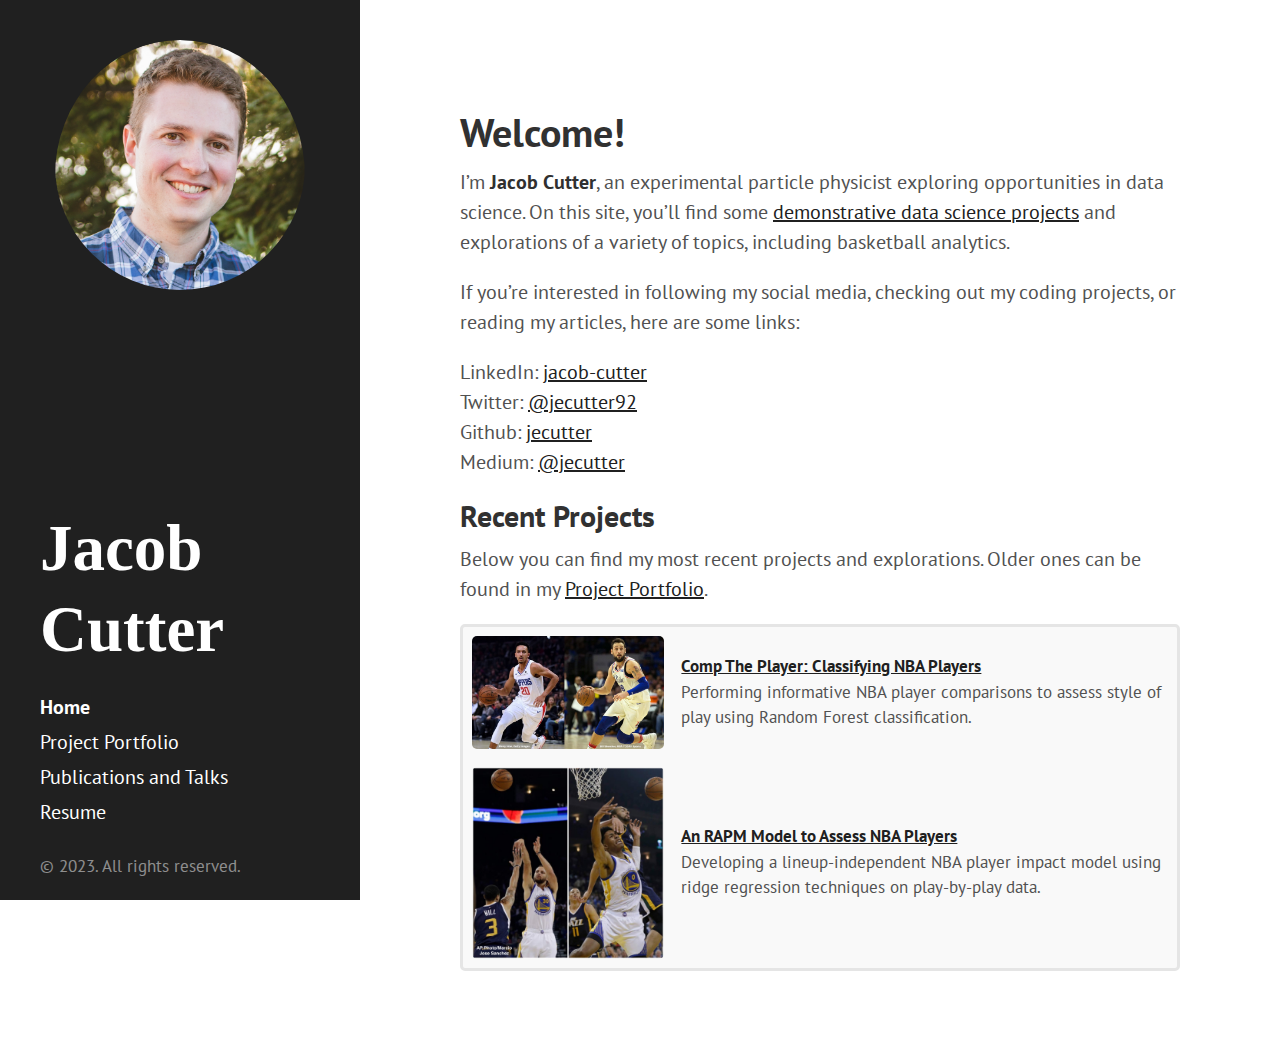
<file: index.html>
<!DOCTYPE html> <html lang="en"> <head> <meta charset="UTF-8"> <!-- Enable responsiveness on mobile devices--> <meta name="viewport" content="width=device-width, initial-scale=1.0"> <!-- CSS --> <link rel="stylesheet" href="/assets/css/main.css"> <!-- Icons --> <!-- <link rel="apple-touch-icon-precomposed" sizes="144x144" href="/public/apple-touch-icon-144-precomposed.png"> --> <!-- <link rel="shortcut icon" href="/public/favicon.ico"> --> <link rel="shortcut icon" href="/favicon.ico?"> <!-- RSS (well, actually Atom) --> <link type="application/atom+xml" rel="alternate" href="https://jecutter.github.io/feed.xml" title="Jacob Cutter" /> <!-- Twitter Card and OpenGraph Tags --> <!-- Begin Jekyll SEO tag v2.6.1 --> <title>Home | Jacob Cutter</title> <meta name="generator" content="Jekyll v3.8.5" /> <meta property="og:title" content="Home" /> <meta name="author" content="Jacob Cutter" /> <meta property="og:locale" content="en_US" /> <meta name="description" content="Home page for Jacob Cutter." /> <meta property="og:description" content="Home page for Jacob Cutter." /> <link rel="canonical" href="https://jecutter.github.io/" /> <meta property="og:url" content="https://jecutter.github.io/" /> <meta property="og:site_name" content="Jacob Cutter" /> <meta property="og:image" content="https://jecutter.github.io/files/Cutter-6690_cropped.jpg" /> <meta name="twitter:card" content="summary" /> <meta property="twitter:image" content="https://jecutter.github.io/files/Cutter-6690_cropped.jpg" /> <meta property="twitter:title" content="Home" /> <meta name="twitter:site" content="@jecutter92" /> <meta name="twitter:creator" content="@jecutter92" /> <script type="application/ld+json"> {"author":{"@type":"Person","name":"Jacob Cutter"},"image":"https://jecutter.github.io/files/Cutter-6690_cropped.jpg","description":"Home page for Jacob Cutter.","headline":"Home","sameAs":["https://linkedin.com/in/jacob-cutter","https://github.com/jecutter","https://medium.com/@jecutter","https://twitter.com/jecutter92","https://www.facebook.com/jacobcutter"],"@type":"WebSite","url":"https://jecutter.github.io/","name":"Jacob Cutter","publisher":{"@type":"Organization","logo":{"@type":"ImageObject","url":"https://jecutter.github.io/files/Cutter-6690_cropped.jpg"},"name":"Jacob Cutter"},"@context":"https://schema.org"}</script> <!-- End Jekyll SEO tag --> <!-- Google Analytics --> <script> window.ga=window.ga||function(){(ga.q=ga.q||[]).push(arguments)};ga.l=+new Date; ga('create', 'UA-162130749-1', 'auto'); ga('send', 'pageview'); </script> <script async src='https://www.google-analytics.com/analytics.js'></script> </head> <body class="themed"> <aside role="complementary" class="sidebar"> <div class="sidebar-portrait"> <img src="/files/Cutter-6690_cropped.jpg" alt="Portrait of Jacob Cutter"/> </div> <div class="container sidebar-sticky"> <div class="sidebar-about"> <div class="site-title"> <a href="/" title="Home">Jacob Cutter</a> </div> <p class="lead"></p> </div> <nav role="navigation" class="sidebar-nav"> <a class="sidebar-nav-item active" href="/">Home</a> <a class="sidebar-nav-item" href="/blog/">Project Portfolio</a> <a class="sidebar-nav-item" href="/papers/">Publications and Talks</a> <!-- Adding a link to my resume --> <!-- <a class="sidebar-nav-item" href="/files/jacob_cutter_resume_3_13_2020.pdf">Resume</a> --> <!-- <a class="sidebar-nav-item" href="/files/jacob_cutter_resume_6_11_2020.pdf">Resume</a> --> <!-- <a class="sidebar-nav-item" href="/files/Jacob_Cutter_Resume_9_11_2020.pdf">Resume</a> --> <!-- <a class="sidebar-nav-item" href="/files/Jacob_Cutter_Resume_3_18_2021.pdf">Resume</a> --> <!-- <a class="sidebar-nav-item" href="/files/Jacob_Cutter_Resume_2_15_2022.pdf">Resume</a> --> <!-- <a class="sidebar-nav-item" href="/files/Jacob_Cutter_Resume_12_2_2022.pdf">Resume</a> --> <a class="sidebar-nav-item" href="/files/Jacob_Cutter_Resume_2_24_2023.pdf">Resume</a> </nav> <small> <!-- &copy; <time datetime="2015-12-31T16:00:00-08:00">2016</time>–<time datetime="2023-02-24T20:46:54-08:00">2023</time>. All rights reserved. --> &copy; 2023. All rights reserved. <br> <!-- <a class="legal" href="/privacy-policy/">Privacy Policy</a> --> </small> </div> </aside> <main role="main" class="content container"> <h1 id="welcome">Welcome!</h1> <p>I’m <strong>Jacob Cutter</strong>, an experimental particle physicist exploring opportunities in data science. On this site, you’ll find some <a href="/blog/">demonstrative data science projects</a> and explorations of a variety of topics, including basketball analytics.</p> <p>If you’re interested in following my social media, checking out my coding projects, or reading my articles, here are some links:</p> <p>LinkedIn: <a href="https://linkedin.com/in/jacob-cutter">jacob-cutter</a> <br /> Twitter: <a href="https://twitter.com/jecutter92">@jecutter92</a> <br /> Github: <a href="https://github.com/jecutter">jecutter</a> <br /> Medium: <a href="https://medium.com/@jecutter">@jecutter</a> <br /></p> <h2 id="recent-projects">Recent Projects</h2> <p>Below you can find my most recent projects and explorations. Older ones can be found in my <a href="/blog/">Project Portfolio</a>.</p> <div class="card-grid"> <div class="card-element card-image"> <a href="/blog/player-comp/"> <img src="/files/player_comp/imgonline-com-ua-twotoone-Xzq8ZtqJyh.jpg" alt="Default image for player comparison project. " /> </a> </div> <div class="card-element card-text"> <a href="/blog/player-comp/"> <strong>Comp The Player: Classifying NBA Players</strong> </a> <br /> Performing informative NBA player comparisons to assess style of play using Random Forest classification. </div> <div class="card-element card-image"> <a href="/blog/rapm-model/"> <img src="/files/rapm_model/steph_mccaw.jpg" alt="Default image for RAPM project. " /> </a> </div> <div class="card-element card-text"> <a href="/blog/rapm-model/"> <strong>An RAPM Model to Assess NBA Players</strong> </a> <br /> Developing a lineup-independent NBA player impact model using ridge regression techniques on play-by-play data. </div> </div> </main> <script> window.ga=window.ga||function(){(ga.q=ga.q||[]).push(arguments)};ga.l=+new Date; ga('create', 'UA-162130749-1', 'auto'); ga('send', 'pageview'); </script> <script async src='https://www.google-analytics.com/analytics.js'></script> </body> </html>
</file>
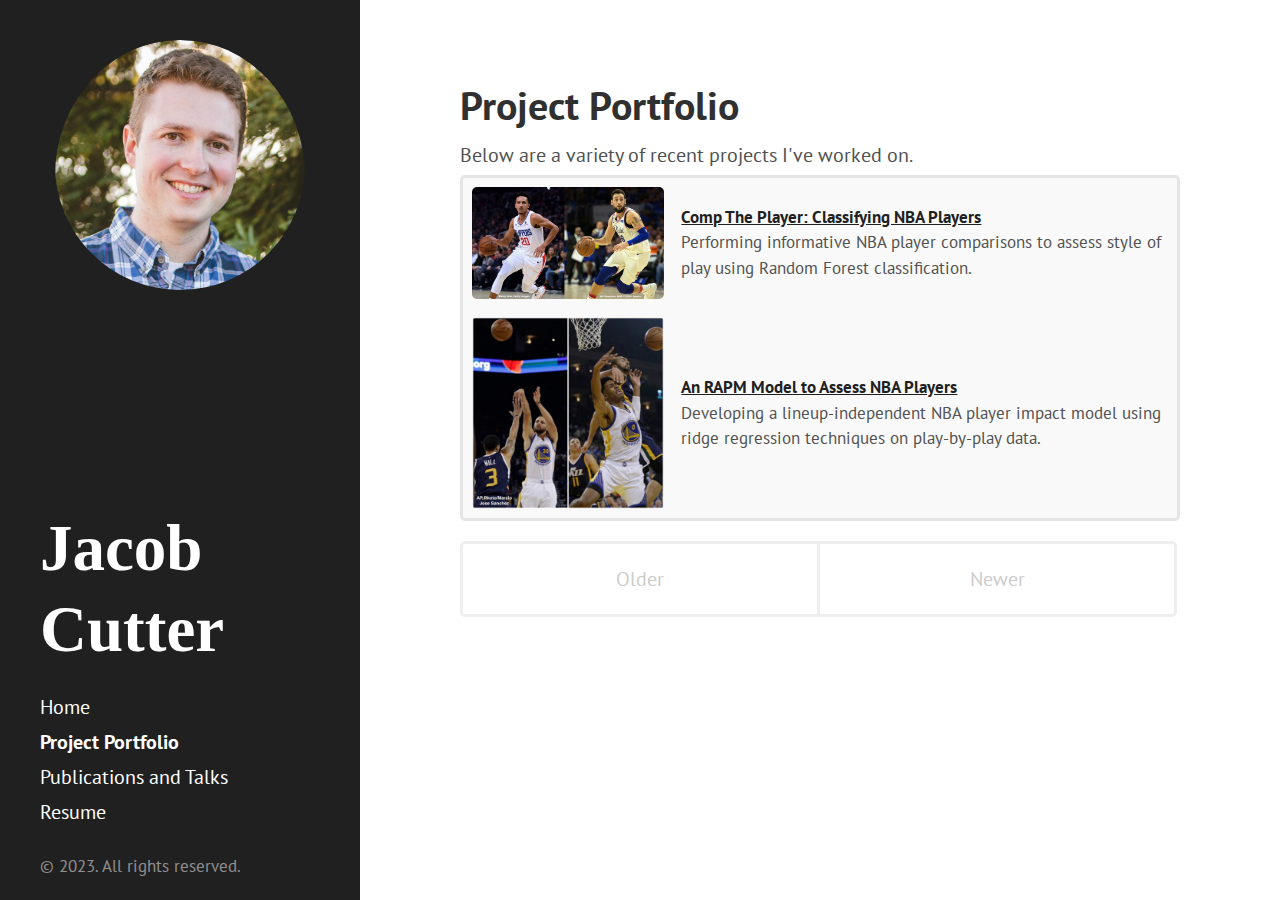
<file: blog/index.html>
<!DOCTYPE html> <html lang="en"> <head> <meta charset="UTF-8"> <!-- Enable responsiveness on mobile devices--> <meta name="viewport" content="width=device-width, initial-scale=1.0"> <!-- CSS --> <link rel="stylesheet" href="/assets/css/main.css"> <!-- Icons --> <!-- <link rel="apple-touch-icon-precomposed" sizes="144x144" href="/public/apple-touch-icon-144-precomposed.png"> --> <!-- <link rel="shortcut icon" href="/public/favicon.ico"> --> <link rel="shortcut icon" href="/favicon.ico?"> <!-- RSS (well, actually Atom) --> <link type="application/atom+xml" rel="alternate" href="https://jecutter.github.io/feed.xml" title="Jacob Cutter" /> <!-- Twitter Card and OpenGraph Tags --> <!-- Begin Jekyll SEO tag v2.6.1 --> <title>Project Portfolio | Jacob Cutter</title> <meta name="generator" content="Jekyll v3.8.5" /> <meta property="og:title" content="Project Portfolio" /> <meta name="author" content="Jacob Cutter" /> <meta property="og:locale" content="en_US" /> <meta name="description" content="Portfolio and side projects demonstrating some of my skills and interests." /> <meta property="og:description" content="Portfolio and side projects demonstrating some of my skills and interests." /> <link rel="canonical" href="https://jecutter.github.io/blog/" /> <meta property="og:url" content="https://jecutter.github.io/blog/" /> <meta property="og:site_name" content="Jacob Cutter" /> <meta property="og:image" content="https://jecutter.github.io/files/Cutter-6690_cropped.jpg" /> <meta name="twitter:card" content="summary" /> <meta property="twitter:image" content="https://jecutter.github.io/files/Cutter-6690_cropped.jpg" /> <meta property="twitter:title" content="Project Portfolio" /> <meta name="twitter:site" content="@jecutter92" /> <meta name="twitter:creator" content="@jecutter92" /> <script type="application/ld+json"> {"author":{"@type":"Person","name":"Jacob Cutter"},"image":"https://jecutter.github.io/files/Cutter-6690_cropped.jpg","description":"Portfolio and side projects demonstrating some of my skills and interests.","headline":"Project Portfolio","@type":"WebPage","url":"https://jecutter.github.io/blog/","publisher":{"@type":"Organization","logo":{"@type":"ImageObject","url":"https://jecutter.github.io/files/Cutter-6690_cropped.jpg"},"name":"Jacob Cutter"},"@context":"https://schema.org"}</script> <!-- End Jekyll SEO tag --> <!-- Google Analytics --> <script> window.ga=window.ga||function(){(ga.q=ga.q||[]).push(arguments)};ga.l=+new Date; ga('create', 'UA-162130749-1', 'auto'); ga('send', 'pageview'); </script> <script async src='https://www.google-analytics.com/analytics.js'></script> </head> <body class="themed"> <aside role="complementary" class="sidebar"> <div class="sidebar-portrait"> <img src="/files/Cutter-6690_cropped.jpg" alt="Portrait of Jacob Cutter"/> </div> <div class="container sidebar-sticky"> <div class="sidebar-about"> <div class="site-title"> <a href="/" title="Home">Jacob Cutter</a> </div> <p class="lead"></p> </div> <nav role="navigation" class="sidebar-nav"> <a class="sidebar-nav-item" href="/">Home</a> <a class="sidebar-nav-item active" href="/blog/">Project Portfolio</a> <a class="sidebar-nav-item" href="/papers/">Publications and Talks</a> <!-- Adding a link to my resume --> <!-- <a class="sidebar-nav-item" href="/files/jacob_cutter_resume_3_13_2020.pdf">Resume</a> --> <!-- <a class="sidebar-nav-item" href="/files/jacob_cutter_resume_6_11_2020.pdf">Resume</a> --> <!-- <a class="sidebar-nav-item" href="/files/Jacob_Cutter_Resume_9_11_2020.pdf">Resume</a> --> <!-- <a class="sidebar-nav-item" href="/files/Jacob_Cutter_Resume_3_18_2021.pdf">Resume</a> --> <!-- <a class="sidebar-nav-item" href="/files/Jacob_Cutter_Resume_2_15_2022.pdf">Resume</a> --> <!-- <a class="sidebar-nav-item" href="/files/Jacob_Cutter_Resume_12_2_2022.pdf">Resume</a> --> <a class="sidebar-nav-item" href="/files/Jacob_Cutter_Resume_2_24_2023.pdf">Resume</a> </nav> <small> <!-- &copy; <time datetime="2015-12-31T16:00:00-08:00">2016</time>–<time datetime="2023-02-24T20:46:54-08:00">2023</time>. All rights reserved. --> &copy; 2023. All rights reserved. <br> <!-- <a class="legal" href="/privacy-policy/">Privacy Policy</a> --> </small> </div> </aside> <main role="main" class="content container"> <article role="article" class="page"> <h1 class="page-title">Project Portfolio</h1> Below are a variety of recent projects I've worked on. <!-- Posts --> <div class="card-grid"> <div class="card-element card-image"> <a href="/blog/player-comp/"> <img src="/files/player_comp/imgonline-com-ua-twotoone-Xzq8ZtqJyh.jpg" alt="Article header image, used for decoration."> </a> </div> <div class="card-element card-text"> <a href="/blog/player-comp/"> <strong>Comp The Player: Classifying NBA Players</strong> </a> <br> Performing informative NBA player comparisons to assess style of play using Random Forest classification. </div> <div class="card-element card-image"> <a href="/blog/rapm-model/"> <img src="/files/rapm_model/steph_mccaw.jpg" alt="Article header image, used for decoration."> </a> </div> <div class="card-element card-text"> <a href="/blog/rapm-model/"> <strong>An RAPM Model to Assess NBA Players</strong> </a> <br> Developing a lineup-independent NBA player impact model using ridge regression techniques on play-by-play data. </div> </div> <!-- "Older" and "Newer" buttons --> <div class="pagination"> <span class="pagination-item older">Older</span> <span class="pagination-item newer">Newer</span> </div> </article> </main> <script> window.ga=window.ga||function(){(ga.q=ga.q||[]).push(arguments)};ga.l=+new Date; ga('create', 'UA-162130749-1', 'auto'); ga('send', 'pageview'); </script> <script async src='https://www.google-analytics.com/analytics.js'></script> </body> </html>
</file>
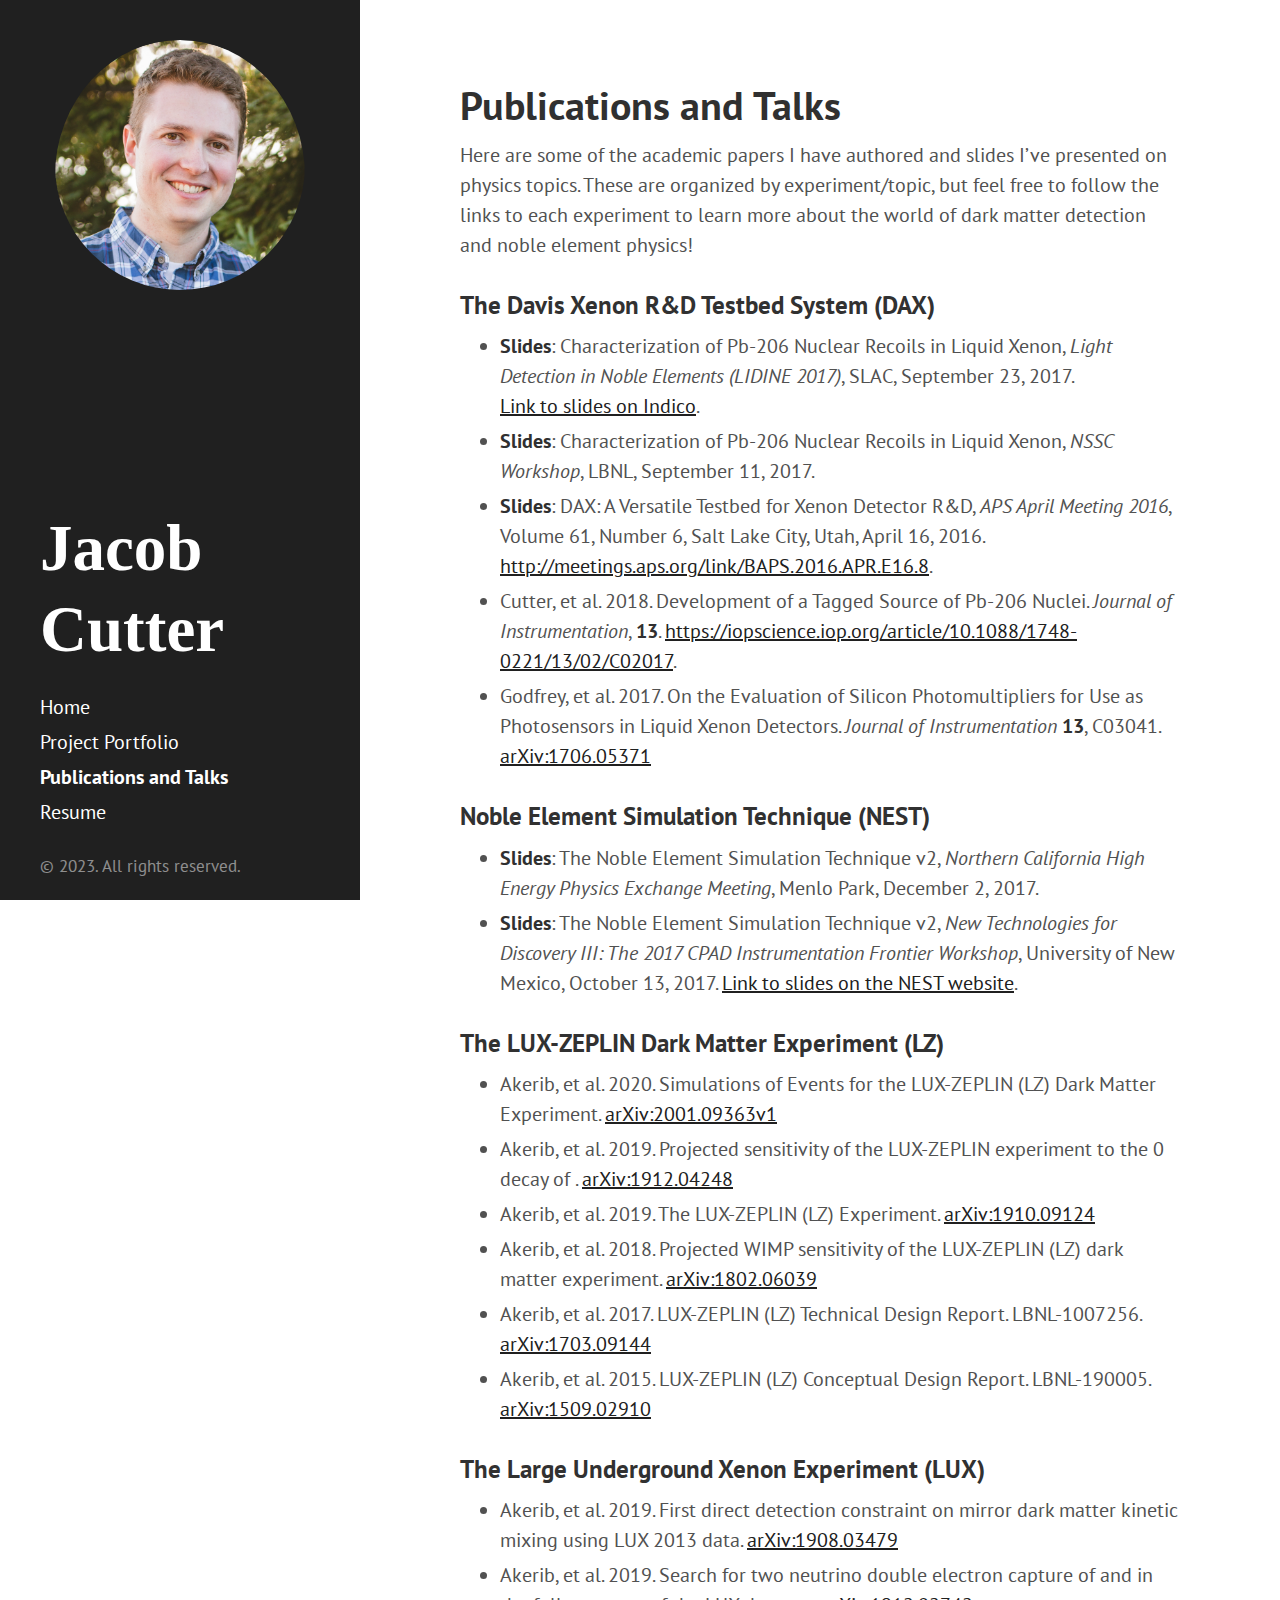
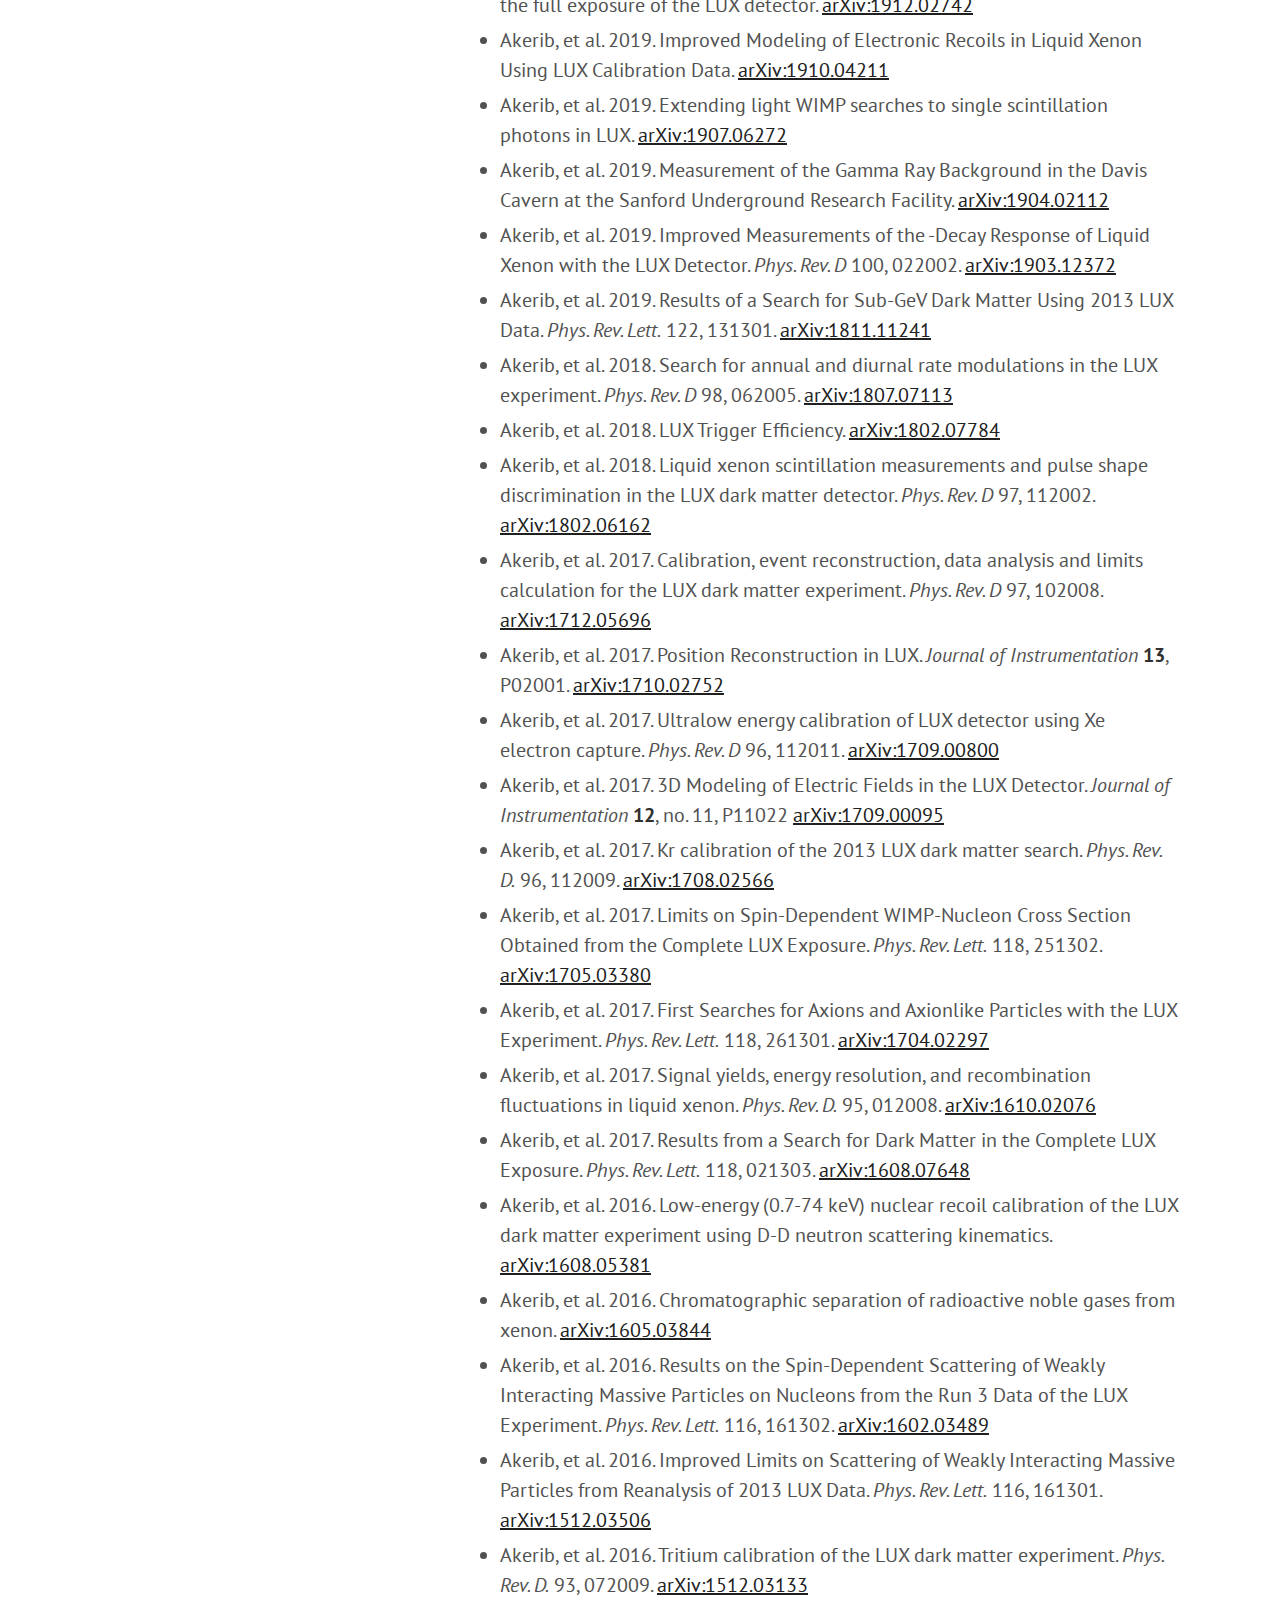
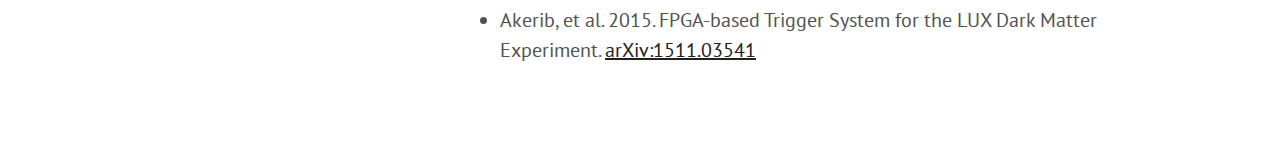
<file: papers/index.html>
<!DOCTYPE html> <html lang="en"> <head> <meta charset="UTF-8"> <!-- Enable responsiveness on mobile devices--> <meta name="viewport" content="width=device-width, initial-scale=1.0"> <!-- CSS --> <link rel="stylesheet" href="/assets/css/main.css"> <!-- Icons --> <!-- <link rel="apple-touch-icon-precomposed" sizes="144x144" href="/public/apple-touch-icon-144-precomposed.png"> --> <!-- <link rel="shortcut icon" href="/public/favicon.ico"> --> <link rel="shortcut icon" href="/favicon.ico?"> <!-- RSS (well, actually Atom) --> <link type="application/atom+xml" rel="alternate" href="https://jecutter.github.io/feed.xml" title="Jacob Cutter" /> <!-- Twitter Card and OpenGraph Tags --> <!-- Begin Jekyll SEO tag v2.6.1 --> <title>Publications and Talks | Jacob Cutter</title> <meta name="generator" content="Jekyll v3.8.5" /> <meta property="og:title" content="Publications and Talks" /> <meta name="author" content="Jacob Cutter" /> <meta property="og:locale" content="en_US" /> <meta name="description" content="Description" /> <meta property="og:description" content="Description" /> <link rel="canonical" href="https://jecutter.github.io/papers/" /> <meta property="og:url" content="https://jecutter.github.io/papers/" /> <meta property="og:site_name" content="Jacob Cutter" /> <meta property="og:image" content="https://jecutter.github.io/files/Cutter-6690_cropped.jpg" /> <meta name="twitter:card" content="summary" /> <meta property="twitter:image" content="https://jecutter.github.io/files/Cutter-6690_cropped.jpg" /> <meta property="twitter:title" content="Publications and Talks" /> <meta name="twitter:site" content="@jecutter92" /> <meta name="twitter:creator" content="@jecutter92" /> <script type="application/ld+json"> {"author":{"@type":"Person","name":"Jacob Cutter"},"image":"https://jecutter.github.io/files/Cutter-6690_cropped.jpg","description":"Description","headline":"Publications and Talks","@type":"WebPage","url":"https://jecutter.github.io/papers/","publisher":{"@type":"Organization","logo":{"@type":"ImageObject","url":"https://jecutter.github.io/files/Cutter-6690_cropped.jpg"},"name":"Jacob Cutter"},"@context":"https://schema.org"}</script> <!-- End Jekyll SEO tag --> <!-- Google Analytics --> <script> window.ga=window.ga||function(){(ga.q=ga.q||[]).push(arguments)};ga.l=+new Date; ga('create', 'UA-162130749-1', 'auto'); ga('send', 'pageview'); </script> <script async src='https://www.google-analytics.com/analytics.js'></script> <!-- MathJax --> <script type="text/javascript" src="https://cdn.mathjax.org/mathjax/latest/MathJax.js?config=TeX-AMS-MML_HTMLorMML"> </script> </head> <body class="themed"> <aside role="complementary" class="sidebar"> <div class="sidebar-portrait"> <img src="/files/Cutter-6690_cropped.jpg" alt="Portrait of Jacob Cutter"/> </div> <div class="container sidebar-sticky"> <div class="sidebar-about"> <div class="site-title"> <a href="/" title="Home">Jacob Cutter</a> </div> <p class="lead"></p> </div> <nav role="navigation" class="sidebar-nav"> <a class="sidebar-nav-item" href="/">Home</a> <a class="sidebar-nav-item" href="/blog/">Project Portfolio</a> <a class="sidebar-nav-item active" href="/papers/">Publications and Talks</a> <!-- Adding a link to my resume --> <!-- <a class="sidebar-nav-item" href="/files/jacob_cutter_resume_3_13_2020.pdf">Resume</a> --> <!-- <a class="sidebar-nav-item" href="/files/jacob_cutter_resume_6_11_2020.pdf">Resume</a> --> <!-- <a class="sidebar-nav-item" href="/files/Jacob_Cutter_Resume_9_11_2020.pdf">Resume</a> --> <!-- <a class="sidebar-nav-item" href="/files/Jacob_Cutter_Resume_3_18_2021.pdf">Resume</a> --> <!-- <a class="sidebar-nav-item" href="/files/Jacob_Cutter_Resume_2_15_2022.pdf">Resume</a> --> <!-- <a class="sidebar-nav-item" href="/files/Jacob_Cutter_Resume_12_2_2022.pdf">Resume</a> --> <a class="sidebar-nav-item" href="/files/Jacob_Cutter_Resume_2_24_2023.pdf">Resume</a> </nav> <small> <!-- &copy; <time datetime="2015-12-31T16:00:00-08:00">2016</time>–<time datetime="2023-02-24T20:46:54-08:00">2023</time>. All rights reserved. --> &copy; 2023. All rights reserved. <br> <!-- <a class="legal" href="/privacy-policy/">Privacy Policy</a> --> </small> </div> </aside> <main role="main" class="content container"> <article role="article" class="page"> <h1 class="page-title">Publications and Talks</h1> <p>Here are some of the academic papers I have authored and slides I’ve presented on physics topics. These are organized by experiment/topic, but feel free to follow the links to each experiment to learn more about the world of dark matter detection and noble element physics!</p> <h3 id="the-davis-xenon-rd-testbed-system-dax">The Davis Xenon R&amp;D Testbed System (DAX)</h3> <ul> <li><strong>Slides</strong>: Characterization of Pb-206 Nuclear Recoils in Liquid Xenon, <em>Light Detection in Noble Elements (LIDINE 2017)</em>, SLAC, September 23, 2017.<br /> <a href="https://indico.physics.lbl.gov/indico/event/545/contributions/1205/attachments/1132/1262/cutter_lidine_2017.pdf">Link to slides on Indico</a>.</li> <li><strong>Slides</strong>: Characterization of Pb-206 Nuclear Recoils in Liquid Xenon, <em>NSSC Workshop</em>, LBNL, September 11, 2017.</li> <li><strong>Slides</strong>: DAX: A Versatile Testbed for Xenon Detector R&amp;D, <em>APS April Meeting 2016</em>, Volume 61, Number 6, Salt Lake City, Utah, April 16, 2016. <a href="http://meetings.aps.org/link/BAPS.2016.APR.E16.8">http://meetings.aps.org/link/BAPS.2016.APR.E16.8</a>.</li> <li>Cutter, et al. 2018. Development of a Tagged Source of Pb-206 Nuclei. <em>Journal of Instrumentation</em>, <strong>13</strong>. <a href="https://iopscience.iop.org/article/10.1088/1748-0221/13/02/C02017">https://iopscience.iop.org/article/10.1088/1748-0221/13/02/C02017</a>.</li> <li>Godfrey, et al. 2017. On the Evaluation of Silicon Photomultipliers for Use as Photosensors in Liquid Xenon Detectors. <em>Journal of Instrumentation</em> <strong>13</strong>, C03041. <a href="https://arxiv.org/abs/1706.05371">arXiv:1706.05371</a></li> </ul> <h3 id="noble-element-simulation-technique-nest">Noble Element Simulation Technique (NEST)</h3> <ul> <li><strong>Slides</strong>: The Noble Element Simulation Technique v2, <em>Northern California High Energy Physics Exchange Meeting</em>, Menlo Park, December 2, 2017.</li> <li><strong>Slides</strong>: The Noble Element Simulation Technique v2, <em>New Technologies for Discovery III: The 2017 CPAD Instrumentation Frontier Workshop</em>, University of New Mexico, October 13, 2017. <a href="http://nest.physics.ucdavis.edu/application/files/5015/3306/7234/cutter_nest_cpad_2017_v4.pdf">Link to slides on the NEST website</a>.</li> </ul> <h3 id="the-lux-zeplin-dark-matter-experiment-lz">The LUX-ZEPLIN Dark Matter Experiment (LZ)</h3> <ul> <li>Akerib, et al. 2020. Simulations of Events for the LUX-ZEPLIN (LZ) Dark Matter Experiment. <a href="https://arxiv.org/abs/2001.09363">arXiv:2001.09363v1</a></li> <li>Akerib, et al. 2019. Projected sensitivity of the LUX-ZEPLIN experiment to the 0<script type="math/tex">\nu\beta\beta</script> decay of <script type="math/tex">^{136}Xe</script>. <a href="https://arxiv.org/abs/1912.04248">arXiv:1912.04248</a></li> <li>Akerib, et al. 2019. The LUX-ZEPLIN (LZ) Experiment. <a href="https://arxiv.org/abs/1910.09124">arXiv:1910.09124</a></li> <li>Akerib, et al. 2018. Projected WIMP sensitivity of the LUX-ZEPLIN (LZ) dark matter experiment. <a href="https://arxiv.org/abs/1802.06039">arXiv:1802.06039</a></li> <li>Akerib, et al. 2017. LUX-ZEPLIN (LZ) Technical Design Report. LBNL-1007256. <a href="https://arxiv.org/abs/1703.09144">arXiv:1703.09144</a></li> <li>Akerib, et al. 2015. LUX-ZEPLIN (LZ) Conceptual Design Report. LBNL-190005. <a href="https://arxiv.org/abs/1509.02910">arXiv:1509.02910</a></li> </ul> <h3 id="the-large-underground-xenon-experiment-lux">The Large Underground Xenon Experiment (LUX)</h3> <ul> <li>Akerib, et al. 2019. First direct detection constraint on mirror dark matter kinetic mixing using LUX 2013 data. <a href="https://arxiv.org/abs/1908.03479">arXiv:1908.03479</a></li> <li>Akerib, et al. 2019. Search for two neutrino double electron capture of <script type="math/tex">^{124}Xe</script> and <script type="math/tex">^{126}Xe</script> in the full exposure of the LUX detector. <a href="https://arxiv.org/abs/1912.02742">arXiv:1912.02742</a></li> <li>Akerib, et al. 2019. Improved Modeling of <script type="math/tex">\beta</script> Electronic Recoils in Liquid Xenon Using LUX Calibration Data. <a href="https://arxiv.org/abs/1910.04211">arXiv:1910.04211</a></li> <li>Akerib, et al. 2019. Extending light WIMP searches to single scintillation photons in LUX. <a href="https://arxiv.org/abs/1907.06272">arXiv:1907.06272</a></li> <li>Akerib, et al. 2019. Measurement of the Gamma Ray Background in the Davis Cavern at the Sanford Underground Research Facility. <a href="https://arxiv.org/abs/1904.02112">arXiv:1904.02112</a></li> <li>Akerib, et al. 2019. Improved Measurements of the <script type="math/tex">\beta</script>-Decay Response of Liquid Xenon with the LUX Detector. <em>Phys. Rev. D</em> 100, 022002. <a href="https://arxiv.org/abs/1903.12372">arXiv:1903.12372</a></li> <li>Akerib, et al. 2019. Results of a Search for Sub-GeV Dark Matter Using 2013 LUX Data. <em>Phys. Rev. Lett.</em> 122, 131301. <a href="https://arxiv.org/abs/1811.11241">arXiv:1811.11241</a></li> <li>Akerib, et al. 2018. Search for annual and diurnal rate modulations in the LUX experiment. <em>Phys. Rev. D</em> 98, 062005. <a href="https://arxiv.org/abs/1807.07113">arXiv:1807.07113</a></li> <li>Akerib, et al. 2018. LUX Trigger Efficiency. <a href="https://arxiv.org/abs/1802.07784">arXiv:1802.07784</a></li> <li>Akerib, et al. 2018. Liquid xenon scintillation measurements and pulse shape discrimination in the LUX dark matter detector. <em>Phys. Rev. D</em> 97, 112002. <a href="https://arxiv.org/abs/1802.06162">arXiv:1802.06162</a></li> <li>Akerib, et al. 2017. Calibration, event reconstruction, data analysis and limits calculation for the LUX dark matter experiment. <em>Phys. Rev. D</em> 97, 102008. <a href="https://arxiv.org/abs/1712.05696">arXiv:1712.05696</a></li> <li>Akerib, et al. 2017. Position Reconstruction in LUX. <em>Journal of Instrumentation</em> <strong>13</strong>, P02001. <a href="https://arxiv.org/abs/1710.02752">arXiv:1710.02752</a></li> <li>Akerib, et al. 2017. Ultralow energy calibration of LUX detector using <script type="math/tex">^{127}</script>Xe electron capture. <em>Phys. Rev. D</em> 96, 112011. <a href="https://arxiv.org/abs/1709.00800">arXiv:1709.00800</a></li> <li>Akerib, et al. 2017. 3D Modeling of Electric Fields in the LUX Detector. <em>Journal of Instrumentation</em> <strong>12</strong>, no. 11, P11022 <a href="https://arxiv.org/abs/1709.00095">arXiv:1709.00095</a></li> <li>Akerib, et al. 2017. <script type="math/tex">^{83m}</script>Kr calibration of the 2013 LUX dark matter search. <em>Phys. Rev. D.</em> 96, 112009. <a href="https://arxiv.org/abs/1708.02566">arXiv:1708.02566</a></li> <li>Akerib, et al. 2017. Limits on Spin-Dependent WIMP-Nucleon Cross Section Obtained from the Complete LUX Exposure. <em>Phys. Rev. Lett.</em> 118, 251302. <a href="https://arxiv.org/abs/1705.03380">arXiv:1705.03380</a></li> <li>Akerib, et al. 2017. First Searches for Axions and Axionlike Particles with the LUX Experiment. <em>Phys. Rev. Lett.</em> 118, 261301. <a href="https://arxiv.org/abs/1704.02297">arXiv:1704.02297</a></li> <li>Akerib, et al. 2017. Signal yields, energy resolution, and recombination fluctuations in liquid xenon. <em>Phys. Rev. D.</em> 95, 012008. <a href="https://arxiv.org/abs/1610.02076">arXiv:1610.02076</a></li> <li>Akerib, et al. 2017. Results from a Search for Dark Matter in the Complete LUX Exposure. <em>Phys. Rev. Lett.</em> 118, 021303. <a href="https://arxiv.org/abs/1608.07648">arXiv:1608.07648</a></li> <li>Akerib, et al. 2016. Low-energy (0.7-74 keV) nuclear recoil calibration of the LUX dark matter experiment using D-D neutron scattering kinematics. <a href="https://arxiv.org/abs/1608.05381">arXiv:1608.05381</a></li> <li>Akerib, et al. 2016. Chromatographic separation of radioactive noble gases from xenon. <a href="https://arxiv.org/abs/1605.03844">arXiv:1605.03844</a></li> <li>Akerib, et al. 2016. Results on the Spin-Dependent Scattering of Weakly Interacting Massive Particles on Nucleons from the Run 3 Data of the LUX Experiment. <em>Phys. Rev. Lett.</em> 116, 161302. <a href="https://arxiv.org/abs/1602.03489">arXiv:1602.03489</a></li> <li>Akerib, et al. 2016. Improved Limits on Scattering of Weakly Interacting Massive Particles from Reanalysis of 2013 LUX Data. <em>Phys. Rev. Lett.</em> 116, 161301. <a href="https://arxiv.org/abs/1512.03506">arXiv:1512.03506</a></li> <li>Akerib, et al. 2016. Tritium calibration of the LUX dark matter experiment. <em>Phys. Rev. D.</em> 93, 072009. <a href="https://arxiv.org/abs/1512.03133">arXiv:1512.03133</a></li> <li>Akerib, et al. 2015. FPGA-based Trigger System for the LUX Dark Matter Experiment. <a href="https://arxiv.org/abs/1511.03541">arXiv:1511.03541</a></li> </ul> </article> </main> <script> window.ga=window.ga||function(){(ga.q=ga.q||[]).push(arguments)};ga.l=+new Date; ga('create', 'UA-162130749-1', 'auto'); ga('send', 'pageview'); </script> <script async src='https://www.google-analytics.com/analytics.js'></script> </body> </html>
</file>
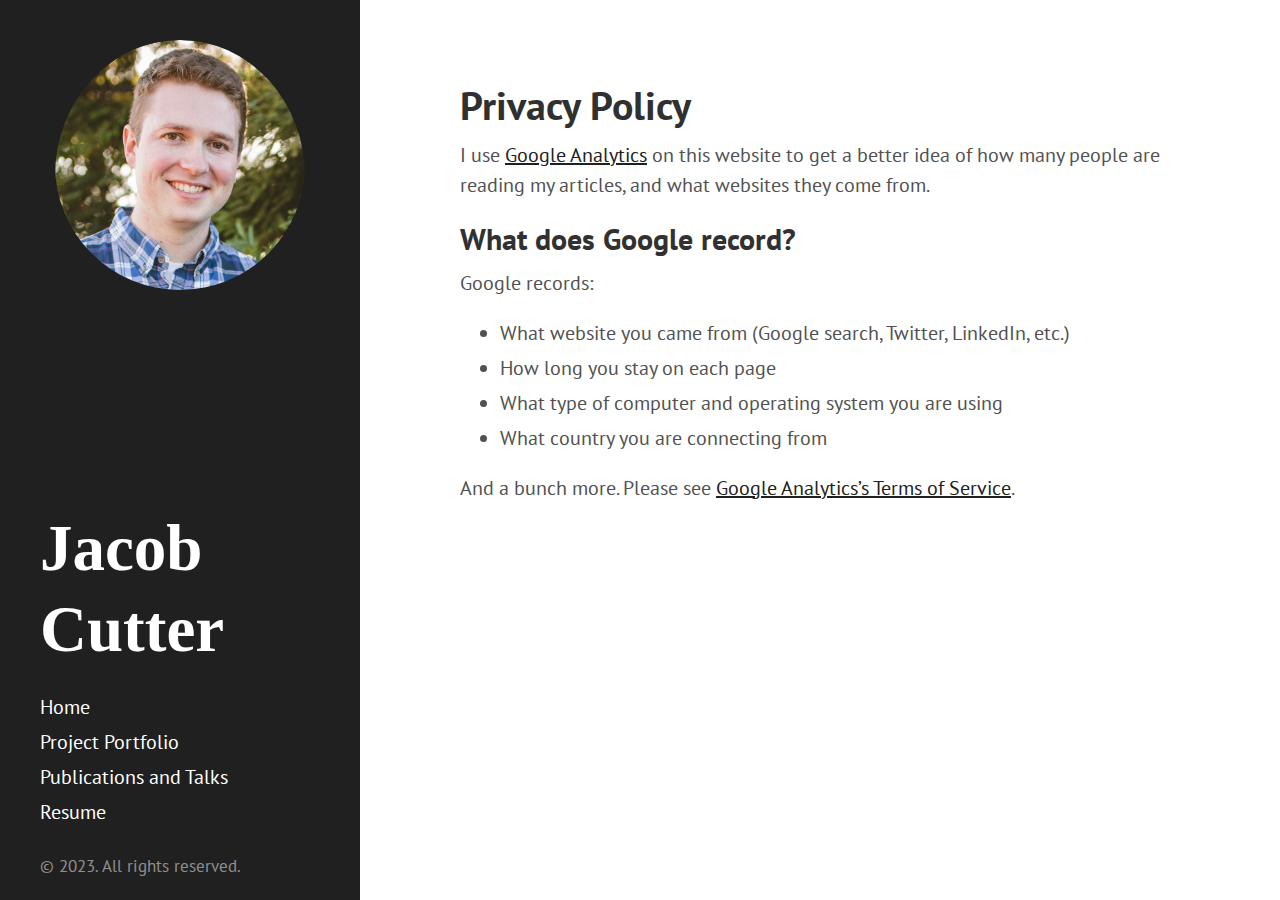
<file: privacy-policy/index.html>
<!DOCTYPE html> <html lang="en"> <head> <meta charset="UTF-8"> <!-- Enable responsiveness on mobile devices--> <meta name="viewport" content="width=device-width, initial-scale=1.0"> <!-- CSS --> <link rel="stylesheet" href="/assets/css/main.css"> <!-- Icons --> <!-- <link rel="apple-touch-icon-precomposed" sizes="144x144" href="/public/apple-touch-icon-144-precomposed.png"> --> <!-- <link rel="shortcut icon" href="/public/favicon.ico"> --> <link rel="shortcut icon" href="/favicon.ico?"> <!-- RSS (well, actually Atom) --> <link type="application/atom+xml" rel="alternate" href="https://jecutter.github.io/feed.xml" title="Jacob Cutter" /> <!-- Twitter Card and OpenGraph Tags --> <!-- Begin Jekyll SEO tag v2.6.1 --> <title>Privacy Policy | Jacob Cutter</title> <meta name="generator" content="Jekyll v3.8.5" /> <meta property="og:title" content="Privacy Policy" /> <meta name="author" content="Jacob Cutter" /> <meta property="og:locale" content="en_US" /> <meta name="description" content="The privacy policy for jecutter.github.io, detailing how the site uses Google Analytics." /> <meta property="og:description" content="The privacy policy for jecutter.github.io, detailing how the site uses Google Analytics." /> <link rel="canonical" href="https://jecutter.github.io/privacy-policy/" /> <meta property="og:url" content="https://jecutter.github.io/privacy-policy/" /> <meta property="og:site_name" content="Jacob Cutter" /> <meta property="og:image" content="https://jecutter.github.io/files/Cutter-6690_cropped.jpg" /> <meta name="twitter:card" content="summary" /> <meta property="twitter:image" content="https://jecutter.github.io/files/Cutter-6690_cropped.jpg" /> <meta property="twitter:title" content="Privacy Policy" /> <meta name="twitter:site" content="@jecutter92" /> <meta name="twitter:creator" content="@jecutter92" /> <script type="application/ld+json"> {"author":{"@type":"Person","name":"Jacob Cutter"},"image":"https://jecutter.github.io/files/Cutter-6690_cropped.jpg","description":"The privacy policy for jecutter.github.io, detailing how the site uses Google Analytics.","headline":"Privacy Policy","@type":"WebPage","url":"https://jecutter.github.io/privacy-policy/","publisher":{"@type":"Organization","logo":{"@type":"ImageObject","url":"https://jecutter.github.io/files/Cutter-6690_cropped.jpg"},"name":"Jacob Cutter"},"@context":"https://schema.org"}</script> <!-- End Jekyll SEO tag --> <!-- Google Analytics --> <script> window.ga=window.ga||function(){(ga.q=ga.q||[]).push(arguments)};ga.l=+new Date; ga('create', 'UA-162130749-1', 'auto'); ga('send', 'pageview'); </script> <script async src='https://www.google-analytics.com/analytics.js'></script> </head> <body class="themed"> <aside role="complementary" class="sidebar"> <div class="sidebar-portrait"> <img src="/files/Cutter-6690_cropped.jpg" alt="Portrait of Jacob Cutter"/> </div> <div class="container sidebar-sticky"> <div class="sidebar-about"> <div class="site-title"> <a href="/" title="Home">Jacob Cutter</a> </div> <p class="lead"></p> </div> <nav role="navigation" class="sidebar-nav"> <a class="sidebar-nav-item" href="/">Home</a> <a class="sidebar-nav-item" href="/blog/">Project Portfolio</a> <a class="sidebar-nav-item" href="/papers/">Publications and Talks</a> <!-- Adding a link to my resume --> <!-- <a class="sidebar-nav-item" href="/files/jacob_cutter_resume_3_13_2020.pdf">Resume</a> --> <!-- <a class="sidebar-nav-item" href="/files/jacob_cutter_resume_6_11_2020.pdf">Resume</a> --> <!-- <a class="sidebar-nav-item" href="/files/Jacob_Cutter_Resume_9_11_2020.pdf">Resume</a> --> <!-- <a class="sidebar-nav-item" href="/files/Jacob_Cutter_Resume_3_18_2021.pdf">Resume</a> --> <!-- <a class="sidebar-nav-item" href="/files/Jacob_Cutter_Resume_2_15_2022.pdf">Resume</a> --> <!-- <a class="sidebar-nav-item" href="/files/Jacob_Cutter_Resume_12_2_2022.pdf">Resume</a> --> <a class="sidebar-nav-item" href="/files/Jacob_Cutter_Resume_2_24_2023.pdf">Resume</a> </nav> <small> <!-- &copy; <time datetime="2015-12-31T16:00:00-08:00">2016</time>–<time datetime="2023-02-24T20:46:54-08:00">2023</time>. All rights reserved. --> &copy; 2023. All rights reserved. <br> <!-- <a class="legal active" href="/privacy-policy/">Privacy Policy</a> --> </small> </div> </aside> <main role="main" class="content container"> <article role="article" class="page"> <h1 class="page-title">Privacy Policy</h1> <p>I use <a href="https://analytics.google.com/analytics/web/">Google Analytics</a> on this website to get a better idea of how many people are reading my articles, and what websites they come from.</p> <h2 id="what-does-google-record">What does Google record?</h2> <p>Google records:</p> <ul> <li>What website you came from (Google search, Twitter, LinkedIn, etc.)</li> <li>How long you stay on each page</li> <li>What type of computer and operating system you are using</li> <li>What country you are connecting from</li> </ul> <p>And a bunch more. Please see <a href="https://www.google.com/analytics/terms/us.html">Google Analytics’s Terms of Service</a>.</p> </article> </main> <script> window.ga=window.ga||function(){(ga.q=ga.q||[]).push(arguments)};ga.l=+new Date; ga('create', 'UA-162130749-1', 'auto'); ga('send', 'pageview'); </script> <script async src='https://www.google-analytics.com/analytics.js'></script> </body> </html>
</file>
<file: assets/css/main.css>
@import url("https://fonts.googleapis.com/css?family=PT+Sans:400,400i,700,700i|Ubuntu+Mono");*{-webkit-box-sizing:border-box;-moz-box-sizing:border-box;box-sizing:border-box}html,body{margin:0;padding:0}html{font-family:"Helvetica Neue",Helvetica,Arial,sans-serif;font-size:16px;line-height:1.5}@media (min-width: 38em){html{font-size:20px}}body{color:#515151;background-color:#fff;-webkit-text-size-adjust:100%;-ms-text-size-adjust:100%}a{color:#268bd2;text-decoration:underline}a:hover,a:focus{text-decoration:underline}a strong{color:inherit}img{display:block;max-width:100%;margin:0 0 1rem;border-radius:5px}table{margin-bottom:1.2em;width:100%;font-size:85%;font-variant-numeric:lining-nums tabular-nums;border-collapse:collapse;border-width:0.12em 0;border-color:#515151;border-style:solid}thead{border-bottom:0.06em solid #515151;color:#303030}td,th{padding:.25em .5em}th{text-align:left}h1,h2,h3,h4,h5,h6{margin-bottom:.5rem;font-weight:600;line-height:1.25;color:#313131;text-rendering:optimizeLegibility}h1{font-size:2rem}h2{margin-top:1rem;font-size:1.5rem}h3{margin-top:1.5rem;font-size:1.25rem}h4,h5,h6{margin-top:1rem;font-size:1rem}p{margin-top:0;margin-bottom:1rem}strong{color:#303030}ul,ol,dl{margin-top:0;margin-bottom:1rem}dt{font-weight:bold}dd{margin-bottom:.5rem}hr{position:relative;margin:1.5rem 0;border:0;border-top:1px solid #eee;border-bottom:1px solid #fff}abbr{font-size:85%;font-weight:bold;color:#555;text-transform:uppercase}abbr[title]{cursor:help;border-bottom:1px dotted #e5e5e5}blockquote{padding:.5rem 1rem;margin:.8rem 0;color:#7a7a7a;border-left:.25rem solid #e5e5e5}blockquote p:last-child{margin-bottom:0}@media (min-width: 30em){blockquote{padding-right:5rem;padding-left:1.25rem}}a[href^="#fn:"],a[href^="#fnref:"]{display:inline-block;margin-left:.1rem;font-weight:bold}.footnotes{margin-top:1em;font-size:85%}.lead{font-size:1.25rem;font-weight:300}.highlight .hll{background-color:#ffc}.highlight .c{color:#999}.highlight .err{color:#a00;background-color:#faa}.highlight .k{color:#069}.highlight .o{color:#555}.highlight .cm{color:#09f;font-style:italic}.highlight .cp{color:#099}.highlight .c1{color:#999}.highlight .cs{color:#999}.highlight .gd{background-color:#fcc;border:1px solid #c00}.highlight .ge{font-style:italic}.highlight .gr{color:red}.highlight .gh{color:#030}.highlight .gi{background-color:#cfc;border:1px solid #0c0}.highlight .go{color:#aaa}.highlight .gp{color:#009}.highlight .gu{color:#030}.highlight .gt{color:#9c6}.highlight .kc{color:#069}.highlight .kd{color:#069}.highlight .kn{color:#069}.highlight .kp{color:#069}.highlight .kr{color:#069}.highlight .kt{color:#078}.highlight .m{color:#f60}.highlight .s{color:#d44950}.highlight .na{color:#4f9fcf}.highlight .nb{color:#366}.highlight .nc{color:#0a8}.highlight .no{color:#360}.highlight .nd{color:#99f}.highlight .ni{color:#999}.highlight .ne{color:#c00}.highlight .nf{color:#c0f}.highlight .nl{color:#99f}.highlight .nn{color:#0cf}.highlight .nt{color:#2f6f9f}.highlight .nv{color:#033}.highlight .ow{color:#000}.highlight .w{color:#bbb}.highlight .mf{color:#f60}.highlight .mh{color:#f60}.highlight .mi{color:#f60}.highlight .mo{color:#f60}.highlight .sb{color:#c30}.highlight .sc{color:#c30}.highlight .sd{color:#c30;font-style:italic}.highlight .s2{color:#c30}.highlight .se{color:#c30}.highlight .sh{color:#c30}.highlight .si{color:#a00}.highlight .sx{color:#c30}.highlight .sr{color:#3aa}.highlight .s1{color:#c30}.highlight .ss{color:#fc3}.highlight .bp{color:#366}.highlight .vc{color:#033}.highlight .vg{color:#033}.highlight .vi{color:#033}.highlight .il{color:#f60}.css .o,.css .o+.nt,.css .nt+.nt{color:#999}code,pre{font-family:"Ubuntu Mono",Monaco,Consolas,"Lucida Console",Menlo,"Courier New",monospace}code{padding:.25em .5em;font-size:85%;color:#bf616a;background-color:#f9f9f9;border-radius:3px}pre{margin-top:0;margin-bottom:1rem}pre code{padding:0;font-size:100%;color:inherit;background-color:transparent}.highlight{padding:0.2rem;margin-bottom:1rem;font-size:0.8rem;line-height:1.4;background-color:#f9f9f9;border-radius:0.25rem}.highlight pre{margin-bottom:0;overflow-x:auto}.highlight .lineno{display:inline-block;padding-right:.75rem;padding-left:.25rem;color:#999;-webkit-user-select:none;-moz-user-select:none;user-select:none}.container{max-width:38rem;padding-left:1.5rem;padding-right:1.5rem;margin-left:auto;margin-right:auto}footer{margin-bottom:2rem}.masthead{padding-top:1rem;padding-bottom:1rem;margin-bottom:3rem}.masthead-title{margin-top:0;margin-bottom:0;color:#515151}.masthead-title a{color:inherit}.masthead-title small{font-size:75%;font-weight:400;opacity:.5}.page,.post{margin-bottom:1em}.page li+li,.post li+li{margin-top:.25rem}.page-title,.post-title,.post-title a{color:#303030}.page-title,.post-title{margin-top:0}.post-date{display:none;margin-top:-.5rem;margin-bottom:1rem;color:#9a9a9a}.related{padding-top:2em;padding-bottom:2em;border-top:1px solid #eee;border-bottom:1px solid #eee}.pagination{overflow:hidden;margin:0 -1.5rem 1rem;color:#ccc;text-align:center}.pagination-item{display:block;padding:1em;border:solid #eee;border-width:1px 0}.pagination-item:first-child{margin-bottom:-1px}a.pagination-item:hover{background-color:#f5f5f5}@media (min-width: 30em){.pagination{margin:1em 0}.pagination-item{float:left;width:50%;border-width:3px}.pagination-item:first-child{margin-bottom:0;border-top-left-radius:5px;border-bottom-left-radius:5px}.pagination-item:last-child{margin-left:-3px;border-top-right-radius:5px;border-bottom-right-radius:5px}}.message{margin-bottom:1rem;padding:1rem;color:#717171;background-color:#f9f9f9}html{font-family:"PT Sans", "Trebuchet MS", "Lucida Grande", "Lucida Sans Unicode", "Lucida Sans", Tahoma, sans-serif}@media (min-width: 48em){html{font-size:16px}}@media (min-width: 58em){html{font-size:20px}}.sidebar{text-align:center;padding:2rem 1rem;color:rgba(255,255,255,0.5);background-color:#202020}@media (min-width: 48em){.sidebar{position:fixed;top:0;left:0;bottom:0;width:18rem;text-align:left}}.sidebar a{color:#fff;text-decoration:none}.sidebar-about h1{color:#fff;margin-top:0;font-family:"Palatino Linotype", "Book Antiqua", Palatino, serif;font-size:3.25rem}.sidebar-nav{margin-bottom:1rem}.sidebar-nav-item{display:block;line-height:1.75}a.sidebar-nav-item:hover,a.sidebar-nav-item:focus{text-decoration:underline}.sidebar-nav-item.active{font-weight:bold}@media (min-width: 48em){.sidebar-sticky{position:absolute;right:1rem;bottom:1rem;left:1rem}}.container{padding-left:1rem;padding-right:1rem}.content{padding-top:4rem;padding-bottom:4rem}@media (min-width: 48em){.content{max-width:38rem;margin-left:20rem;margin-right:2rem}}@media (min-width: 64em){.content{margin-left:22rem;margin-right:4rem}}@media (min-width: 48em){.layout-reverse .sidebar{left:auto;right:0}.layout-reverse .content{margin-left:2rem;margin-right:20rem}}@media (min-width: 64em){.layout-reverse .content{margin-left:4rem;margin-right:22rem}}.themed .sidebar{background-color:#202020}.themed .content a,.themed .related-posts li a:hover{color:#202020}.sharing{width:50%;float:right;margin:0.25em}.rrssb-buttons{box-sizing:border-box;font-family:"Helvetica Neue", Helvetica, Arial, sans-serif;font-size:12px;height:3em;margin:0;padding:0;width:100%}.rrssb-buttons:after{clear:both}.rrssb-buttons:after,.rrssb-buttons:before{content:' ';display:table}.rrssb-buttons li{box-sizing:border-box;float:left;height:100%;line-height:1.08em;list-style:none;margin:0;padding:0 0.166em}.rrssb-buttons li.rrssb-email a{background-color:#202020}.rrssb-buttons li.rrssb-email a:hover{background-color:#878787}.rrssb-buttons li.rrssb-facebook a{background-color:#202020}.rrssb-buttons li.rrssb-facebook a:hover{background-color:#878787}.rrssb-buttons li.rrssb-tumblr a{background-color:#202020}.rrssb-buttons li.rrssb-tumblr a:hover{background-color:#878787}.rrssb-buttons li.rrssb-linkedin a{background-color:#202020}.rrssb-buttons li.rrssb-linkedin a:hover{background-color:#878787}.rrssb-buttons li.rrssb-twitter a{background-color:#202020}.rrssb-buttons li.rrssb-twitter a:hover{background-color:#878787}.rrssb-buttons li.rrssb-googleplus a{background-color:#202020}.rrssb-buttons li.rrssb-googleplus a:hover{background-color:#878787}.rrssb-buttons li.rrssb-youtube a{background-color:#202020}.rrssb-buttons li.rrssb-youtube a:hover{background-color:#878787}.rrssb-buttons li.rrssb-reddit a{background-color:#202020}.rrssb-buttons li.rrssb-reddit a:hover{background-color:#878787}.rrssb-buttons li.rrssb-pinterest a{background-color:#202020}.rrssb-buttons li.rrssb-pinterest a:hover{background-color:#878787}.rrssb-buttons li.rrssb-pocket a{background-color:#202020}.rrssb-buttons li.rrssb-pocket a:hover{background-color:#878787}.rrssb-buttons li.rrssb-github a{background-color:#202020}.rrssb-buttons li.rrssb-github a:hover{background-color:#878787}.rrssb-buttons li.rrssb-instagram a{background-color:#202020}.rrssb-buttons li.rrssb-instagram a:hover{background-color:#878787}.rrssb-buttons li.rrssb-delicious a{background-color:#202020}.rrssb-buttons li.rrssb-delicious a:hover{background-color:#878787}.rrssb-buttons li.rrssb-vk a{background-color:#202020}.rrssb-buttons li.rrssb-vk a:hover{background-color:#878787}.rrssb-buttons li.rrssb-hackernews a{background-color:#202020}.rrssb-buttons li.rrssb-hackernews a:hover{background-color:#878787}.rrssb-buttons li.rrssb-whatsapp a{background-color:#202020}.rrssb-buttons li.rrssb-whatsapp a:hover{background-color:#878787}.rrssb-buttons li.rrssb-print a{background-color:#202020}.rrssb-buttons li.rrssb-print a:hover{background-color:#878787}.rrssb-buttons li.rrssb-xing a{background-color:#202020}.rrssb-buttons li.rrssb-xing a:hover{background-color:#878787}.rrssb-buttons li a{background-color:#ccc;border-radius:2px;box-sizing:border-box;display:block;-moz-osx-font-smoothing:grayscale;-webkit-font-smoothing:antialiased;font-weight:700;height:100%;padding:11px 7px 12px 27px;position:relative;text-align:center;text-decoration:none;-webkit-transition:background-color .2s ease-in-out;transition:background-color .2s ease-in-out;width:100%}.rrssb-buttons li a .rrssb-icon{display:block;left:10px;padding-top:9px;position:absolute;top:0;width:10%}.rrssb-buttons li a .rrssb-icon svg{height:17px;width:17px}.rrssb-buttons li a .rrssb-icon svg circle,.rrssb-buttons li a .rrssb-icon svg path{fill:#fff}.rrssb-buttons li a .rrssb-text{color:#fff}.rrssb-buttons li a:active{box-shadow:inset 1px 3px 15px 0 rgba(22,0,0,0.25)}.rrssb-buttons li.small a{padding:0}.rrssb-buttons li.small a .rrssb-icon{left:auto;margin:0 auto;overflow:hidden;position:relative;top:auto;width:100%}.rrssb-buttons li.small a .rrssb-text{visibility:hidden}.rrssb-buttons.large-format,.rrssb-buttons.large-format li{height:auto}.rrssb-buttons.large-format li a{-webkit-backface-visibility:hidden;backface-visibility:hidden;border-radius:.2em;padding:8.5% 0 8.5% 12%}.rrssb-buttons.large-format li a .rrssb-icon{height:100%;left:7%;padding-top:0;width:12%}.rrssb-buttons.large-format li a .rrssb-icon svg{height:100%;position:absolute;top:0;width:100%}.rrssb-buttons.large-format li a .rrssb-text{-webkit-backface-visibility:hidden;backface-visibility:hidden}.rrssb-buttons.small-format{padding-top:5px}.rrssb-buttons.small-format li{height:80%;padding:0 1px}.rrssb-buttons.small-format li a .rrssb-icon{height:100%;padding-top:0}.rrssb-buttons.small-format li a .rrssb-icon svg{height:48%;position:relative;top:6px;width:80%}.rrssb-buttons.tiny-format{height:22px;position:relative}.rrssb-buttons.tiny-format li{padding-right:7px}.rrssb-buttons.tiny-format li a{background-color:transparent;padding:0}.rrssb-buttons.tiny-format li a .rrssb-icon{height:100%}.rrssb-buttons.tiny-format li a .rrssb-icon svg{height:70%;width:100%}.rrssb-buttons.tiny-format li a:active,.rrssb-buttons.tiny-format li a:hover{background-color:transparent}.rrssb-buttons.tiny-format li.rrssb-email a .rrssb-icon svg path{fill:#0a88ff}.rrssb-buttons.tiny-format li.rrssb-email a .rrssb-icon:hover .rrssb-icon svg path{fill:#0054a3}.rrssb-buttons.tiny-format li.rrssb-facebook a .rrssb-icon svg path{fill:#306199}.rrssb-buttons.tiny-format li.rrssb-facebook a .rrssb-icon:hover .rrssb-icon svg path{fill:#18304b}.rrssb-buttons.tiny-format li.rrssb-tumblr a .rrssb-icon svg path{fill:#32506d}.rrssb-buttons.tiny-format li.rrssb-tumblr a .rrssb-icon:hover .rrssb-icon svg path{fill:#121d27}.rrssb-buttons.tiny-format li.rrssb-linkedin a .rrssb-icon svg path{fill:#007bb6}.rrssb-buttons.tiny-format li.rrssb-linkedin a .rrssb-icon:hover .rrssb-icon svg path{fill:#003650}.rrssb-buttons.tiny-format li.rrssb-twitter a .rrssb-icon svg path{fill:#26c4f1}.rrssb-buttons.tiny-format li.rrssb-twitter a .rrssb-icon:hover .rrssb-icon svg path{fill:#0b84a6}.rrssb-buttons.tiny-format li.rrssb-googleplus a .rrssb-icon svg path{fill:#e93f2e}.rrssb-buttons.tiny-format li.rrssb-googleplus a .rrssb-icon:hover .rrssb-icon svg path{fill:#a01e11}.rrssb-buttons.tiny-format li.rrssb-youtube a .rrssb-icon svg path{fill:#df1c31}.rrssb-buttons.tiny-format li.rrssb-youtube a .rrssb-icon:hover .rrssb-icon svg path{fill:#84111d}.rrssb-buttons.tiny-format li.rrssb-reddit a .rrssb-icon svg path{fill:#8bbbe3}.rrssb-buttons.tiny-format li.rrssb-reddit a .rrssb-icon:hover .rrssb-icon svg path{fill:#398bcf}.rrssb-buttons.tiny-format li.rrssb-pinterest a .rrssb-icon svg path{fill:#b81621}.rrssb-buttons.tiny-format li.rrssb-pinterest a .rrssb-icon:hover .rrssb-icon svg path{fill:#5d0b11}.rrssb-buttons.tiny-format li.rrssb-pocket a .rrssb-icon svg path{fill:#ed4054}.rrssb-buttons.tiny-format li.rrssb-pocket a .rrssb-icon:hover .rrssb-icon svg path{fill:#b61124}.rrssb-buttons.tiny-format li.rrssb-github a .rrssb-icon svg path{fill:#444}.rrssb-buttons.tiny-format li.rrssb-github a .rrssb-icon:hover .rrssb-icon svg path{fill:#111}.rrssb-buttons.tiny-format li.rrssb-instagram a .rrssb-icon svg path{fill:#125688}.rrssb-buttons.tiny-format li.rrssb-instagram a .rrssb-icon:hover .rrssb-icon svg path{fill:#061d2e}.rrssb-buttons.tiny-format li.rrssb-delicious a .rrssb-icon svg path{fill:#0b79e5}.rrssb-buttons.tiny-format li.rrssb-delicious a .rrssb-icon:hover .rrssb-icon svg path{fill:#064684}.rrssb-buttons.tiny-format li.rrssb-vk a .rrssb-icon svg path{fill:#4d71a9}.rrssb-buttons.tiny-format li.rrssb-vk a .rrssb-icon:hover .rrssb-icon svg path{fill:#2d4263}.rrssb-buttons.tiny-format li.rrssb-hackernews a .rrssb-icon svg path{fill:#f60}.rrssb-buttons.tiny-format li.rrssb-hackernews a .rrssb-icon:hover .rrssb-icon svg path{fill:#993d00}.rrssb-buttons.tiny-format li.rrssb-whatsapp a .rrssb-icon svg path{fill:#43d854}.rrssb-buttons.tiny-format li.rrssb-whatsapp a .rrssb-icon:hover .rrssb-icon svg path{fill:#1f962d}.rrssb-buttons.tiny-format li.rrssb-print a .rrssb-icon svg path{fill:#8d98a2}.rrssb-buttons.tiny-format li.rrssb-print a .rrssb-icon:hover .rrssb-icon svg path{fill:#5a656f}.rrssb-buttons.tiny-format li.rrssb-xing a .rrssb-icon svg path{fill:#005A5F}.rrssb-buttons.tiny-format li.rrssb-xing a .rrssb-icon:hover .rrssb-icon svg path{fill:#000}.portrait,.sidebar-portrait,.sidebar-portrait img{position:relative;width:250px;height:250px;overflow:hidden;border-radius:50%;margin:auto}.portrait img,.sidebar-portrait img{width:100%;height:auto}.card-grid{display:grid;grid-template-columns:10em auto;grid-gap:0.5em;background-color:#f9f9f9;align-items:center;border:0.15em solid #e5e5e5;border-radius:5px;padding:0.25em;margin-top:0.25em;margin-bottom:0.25em}.card-element,.card-image,.card-text{padding:0.2em}.card-image img{margin:0}.card-text{font-size:85%}.legal{font-size:75%;color:#999}.video-gif{position:relative;display:block;width:100%;min-width:200px;margin:auto;height:auto}.site-title{color:#fff;font-family:"Palatino Linotype", "Book Antiqua", Palatino, serif;font-size:3.25rem;font-weight:600;line-height:1.25;margin-bottom:.5rem;margin-top:0;text-rendering:optimizeLegibility}img+em{display:block;text-align:center}
</file>
